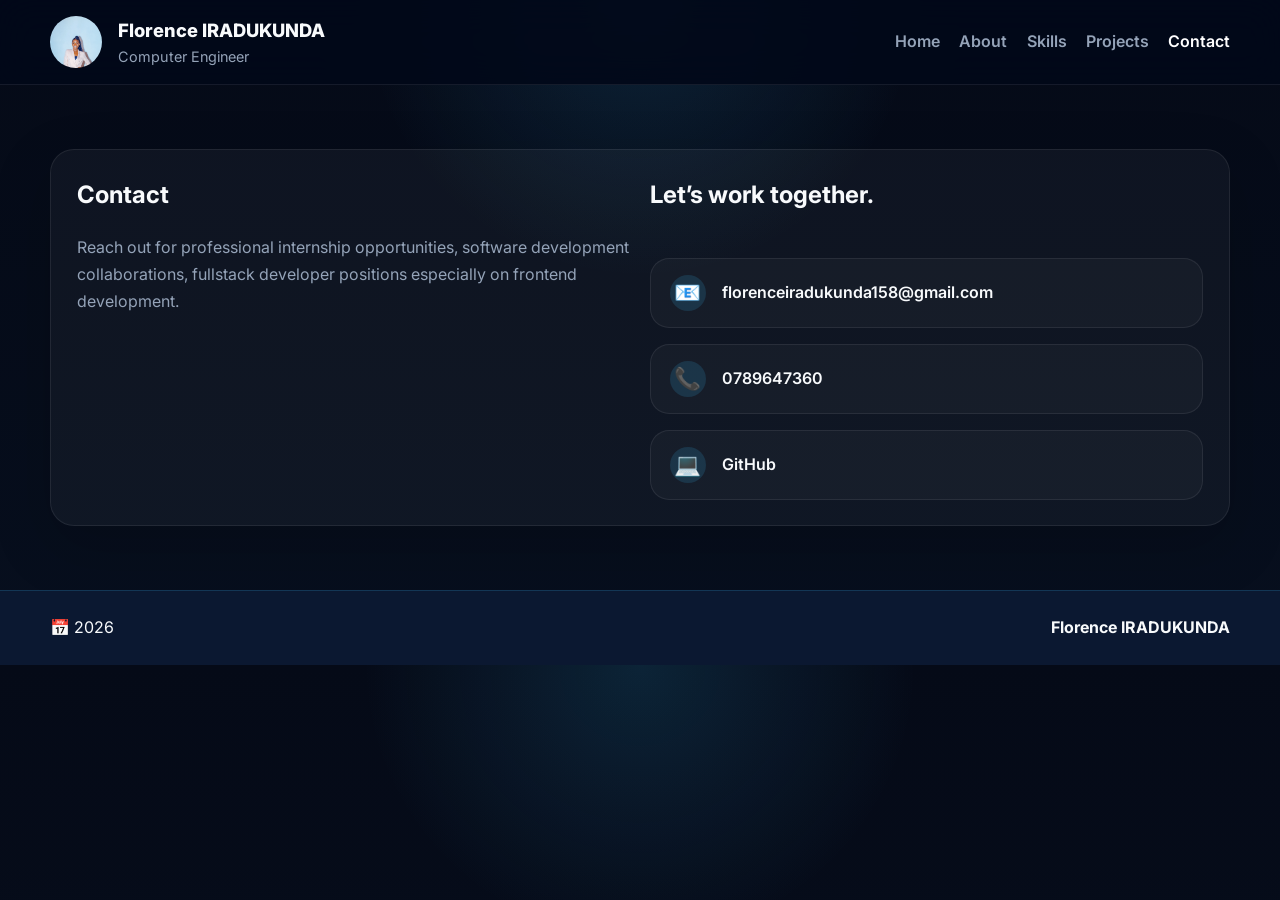
<file: contact.html>
<!DOCTYPE html>
<html lang="en">
  <head>
    <meta charset="UTF-8" />
    <meta name="viewport" content="width=device-width, initial-scale=1.0" />
    <title>Contact | Portfolio</title>
    <link rel="preconnect" href="https://fonts.googleapis.com" />
    <link rel="preconnect" href="https://fonts.gstatic.com" crossorigin />
    <link href="https://fonts.googleapis.com/css2?family=Inter:wght@400;500;600;700;800&display=swap" rel="stylesheet" />
    <link rel="stylesheet" href="styles.css" />
  </head>
  <body>
    <header class="header">
      <div class="container nav-bar">
        <div class="brand">
          <div class="profile-badge profile-photo">
            <img src="Profile.jpeg" alt="Florence IRADUKUNDA" />
          </div>
          <div>
            <a href="index.html" class="logo">Florence IRADUKUNDA</a>
            <p class="nav-subtitle">Computer Engineer</p>
          </div>
        </div>
        <nav class="nav-links">
          <a href="index.html">Home</a>
          <a href="about.html">About</a>
          <a href="skills.html">Skills</a>
          <a href="projects.html">Projects</a>
          <a href="contact.html" class="active">Contact</a>
        </nav>
      </div>
    </header>

    <main class="page-main">
      <section class="container contact-page">
        <div class="contact-card">
          <h2 class="eyebrow">Contact</h2>
          <h2>Let’s work together.</h2>
          <p>Reach out for professional internship opportunities, software development collaborations, fullstack developer positions especially on frontend development.</p>
          <div class="contact-list">
            <a class="contact-item" href="mailto:florenceiradukunda158@gmail.com">
              <span class="contact-icon">📧</span>
              <span>florenceiradukunda158@gmail.com</span>
            </a>
            <a class="contact-item" href="tel:0789647360">
              <span class="contact-icon">📞</span>
              <span>0789647360</span>
            </a>
            <a class="contact-item" href="https://github.com/florenceiradukunda/" target="_blank" rel="noreferrer">
              <span class="contact-icon">💻</span>
              <span>GitHub</span>
            </a>
          </div>
        </div>
      </section>
    </main>

    <footer class="footer">
      <div class="container footer-content">
        <p class="footer-left">📅 <span id="year"></span></p>
        <div class="footer-right">
          <p>Florence IRADUKUNDA</p>
        </div>
      </div>
    </footer>

    <script src="script.js"></script>
  </body>
</html>
</file>
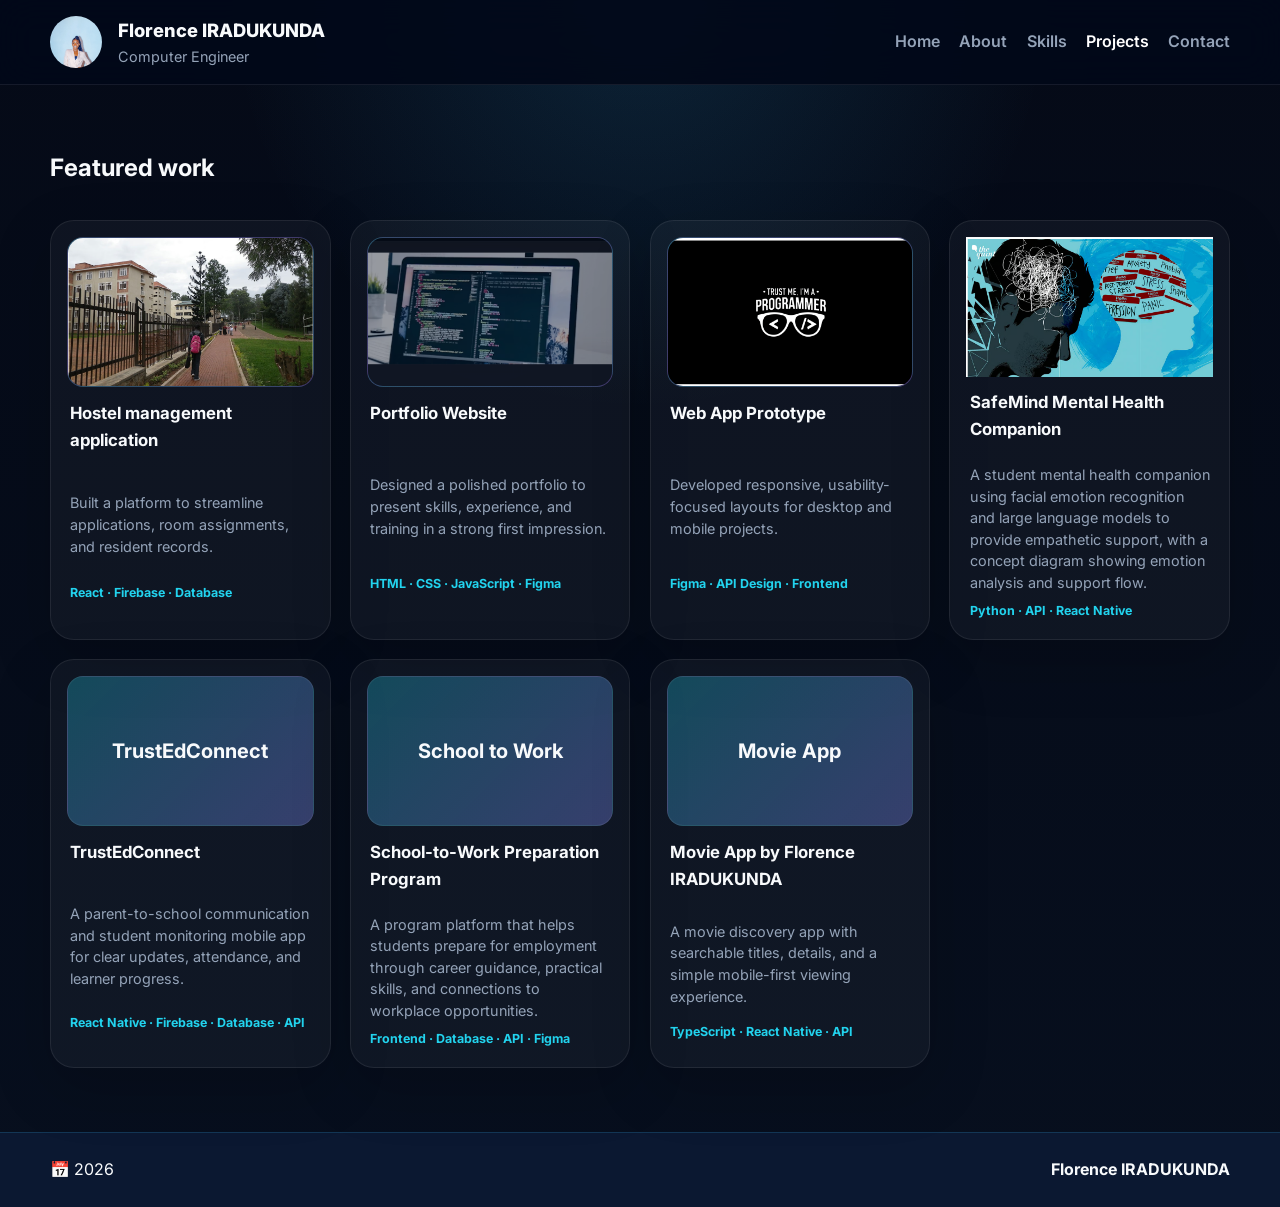
<file: projects.html>
<!DOCTYPE html>
<html lang="en">
  <head>
    <meta charset="UTF-8" />
    <meta name="viewport" content="width=device-width, initial-scale=1.0" />
    <title>Projects | Portfolio</title>
    <link rel="preconnect" href="https://fonts.googleapis.com" />
    <link rel="preconnect" href="https://fonts.gstatic.com" crossorigin />
    <link href="https://fonts.googleapis.com/css2?family=Inter:wght@400;500;600;700;800&display=swap" rel="stylesheet" />
    <link rel="stylesheet" href="styles.css" />
  </head>
  <body>
    <header class="header">
      <div class="container nav-bar">
        <div class="brand">
          <div class="profile-badge profile-photo">
            <img src="Profile.jpeg" alt="Florence IRADUKUNDA" />
          </div>
          <div>
            <a href="index.html" class="logo">Florence IRADUKUNDA</a>
            <p class="nav-subtitle">Computer Engineer</p>
          </div>
        </div>
        <nav class="nav-links">
          <a href="index.html">Home</a>
          <a href="about.html">About</a>
          <a href="skills.html">Skills</a>
          <a href="projects.html" class="active">Projects</a>
          <a href="contact.html">Contact</a>
        </nav>
      </div>
    </header>

    <main class="page-main">
      <section class="container">
        <h1>Featured work</h1>
        <div class="projects-grid-page">
          <article class="card project-card">
            <img src="hostel.png" alt="Hostel Management Application" class="project-image" />
            <div class="project-copy">
              <h3>Hostel management application</h3>
              <p>Built a platform to streamline applications, room assignments, and resident records.</p>
              <span class="project-stack">React · Firebase · Database</span>
            </div>
          </article>
          <article class="card project-card">
           <img src="port.png" alt="Portfolio Website" class="project-image" />
            <div class="project-copy">
              <h3>Portfolio Website</h3>
              <p>Designed a polished portfolio to present skills, experience, and training in a strong first impression.</p>
              <span class="project-stack">HTML · CSS · JavaScript · Figma</span>
            </div>
          </article>
          <article class="card project-card">
           <img src="prototypes.png" alt="Web App Prototype" class="project-image" />
            <div class="project-copy">
              <h3>Web App Prototype</h3>
              <p>Developed responsive, usability-focused layouts for desktop and mobile projects.</p>
              <span class="project-stack">Figma · API Design · Frontend</span>
            </div>
          </article>
          <article class="card project-card">
           <img src="health.png" alt="SafeMind Mental Health Companion"/>
            <div class="project-copy">
              <h3>SafeMind Mental Health Companion</h3>
              <p>A student mental health companion using facial emotion recognition and large language models to provide empathetic support, with a concept diagram showing emotion analysis and support flow.</p>
              <span class="project-stack">Python · API · React Native</span>
            </div>
          </article>
          <article class="card project-card">
            <div class="project-image project-image-placeholder" aria-hidden="true">TrustEdConnect</div>
            <div class="project-copy">
              <h3>TrustEdConnect</h3>
              <p>A parent-to-school communication and student monitoring mobile app for clear updates, attendance, and learner progress.</p>
              <span class="project-stack">React Native · Firebase · Database · API</span>
            </div>
          </article>
          <article class="card project-card">
            <div class="project-image project-image-placeholder" aria-hidden="true">School to Work</div>
            <div class="project-copy">
              <h3>School-to-Work Preparation Program</h3>
              <p>A program platform that helps students prepare for employment through career guidance, practical skills, and connections to workplace opportunities.</p>
              <span class="project-stack">Frontend · Database · API · Figma</span>
            </div>
          </article>
          <article class="card project-card">
            <div class="project-image project-image-placeholder" aria-hidden="true">Movie App</div>
            <div class="project-copy">
              <h3>Movie App by Florence IRADUKUNDA</h3>
              <p>A movie discovery app with searchable titles, details, and a simple mobile-first viewing experience.</p>
              <span class="project-stack">TypeScript · React Native · API</span>
            </div>
          </article>
        </div>
      </section>
    </main>

    <footer class="footer">
      <div class="container footer-content">
        <p class="footer-left">📅 <span id="year"></span></p>
        <div class="footer-right">
          <p>Florence IRADUKUNDA</p>
        </div>
      </div>
    </footer>

    <script src="script.js"></script>
  </body>
</html>
</file>
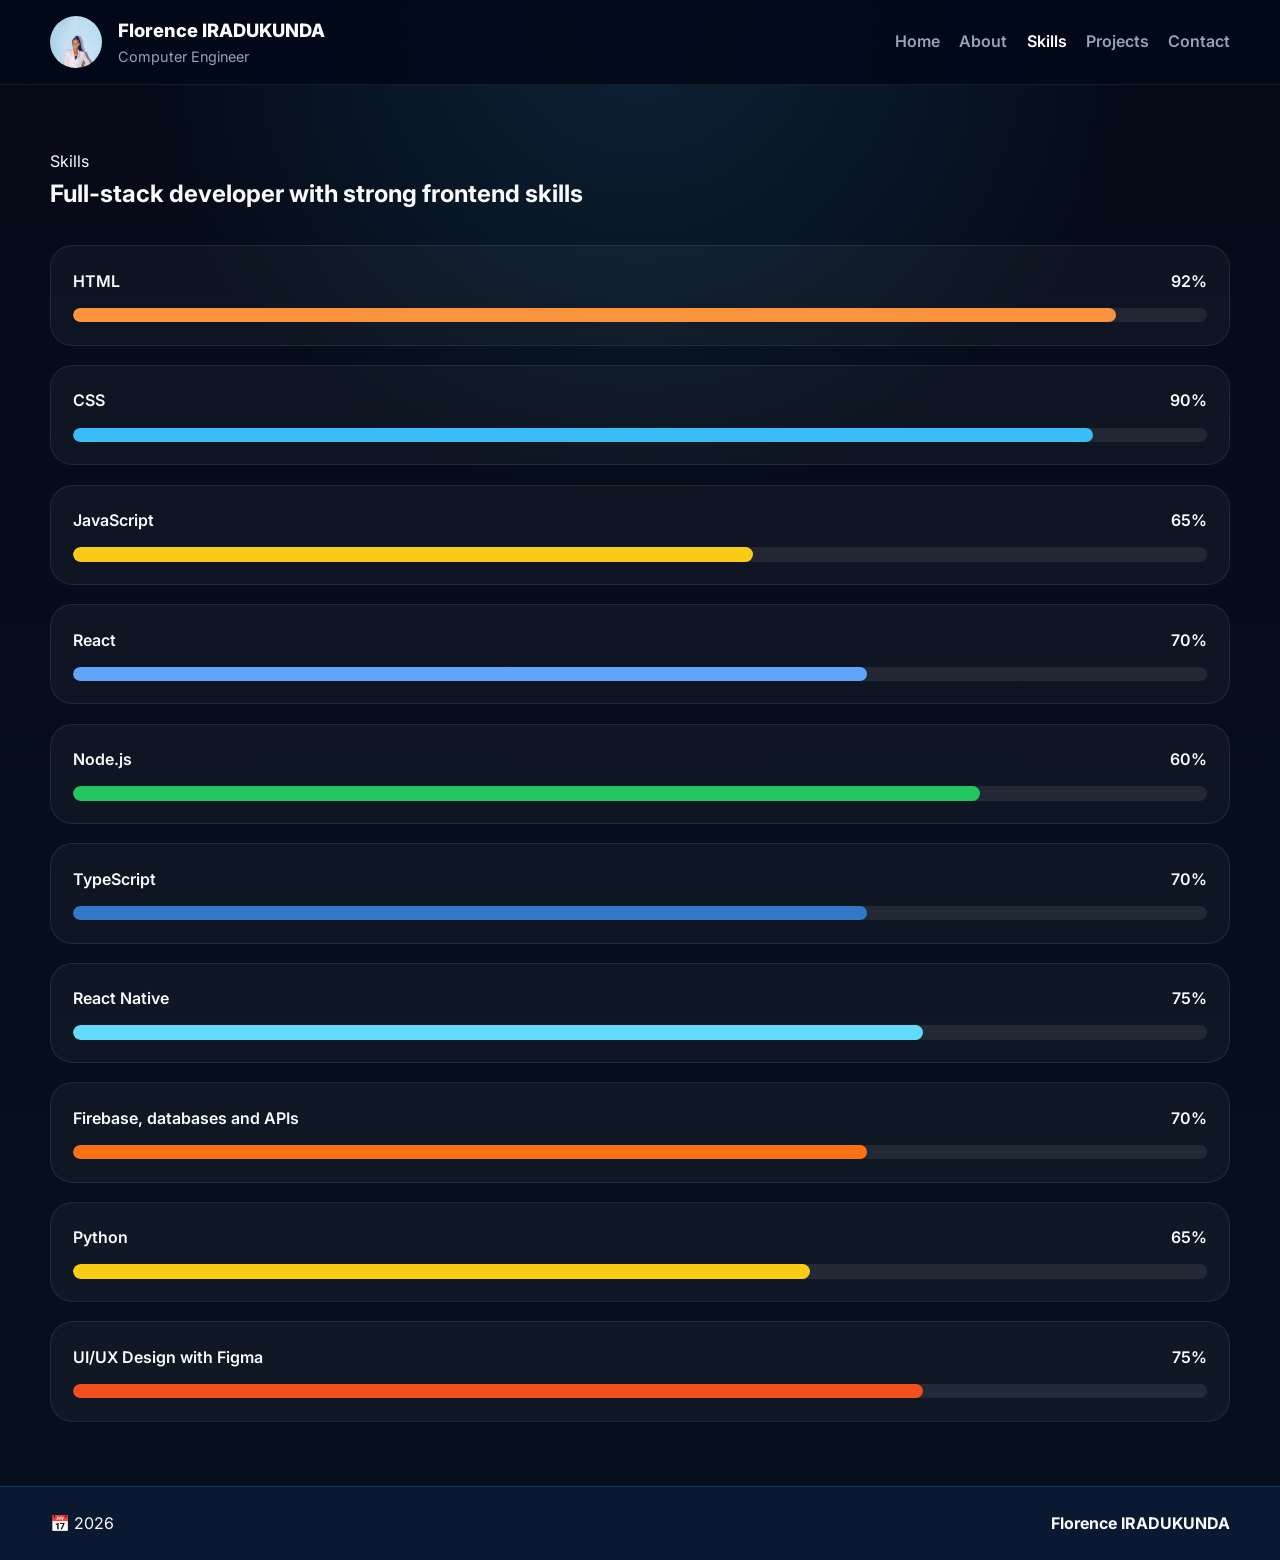
<file: skills.html>
<!DOCTYPE html>
<html lang="en">
  <head>
    <meta charset="UTF-8" />
    <meta name="viewport" content="width=device-width, initial-scale=1.0" />
    <title>Skills | Portfolio</title>
    <link rel="preconnect" href="https://fonts.googleapis.com" />
    <link rel="preconnect" href="https://fonts.gstatic.com" crossorigin />
    <link href="https://fonts.googleapis.com/css2?family=Inter:wght@400;500;600;700;800&display=swap" rel="stylesheet" />
    <link rel="stylesheet" href="styles.css" />
  </head>
  <body>
    <header class="header">
      <div class="container nav-bar">
        <div class="brand">
          <div class="profile-badge profile-photo">
            <img src="Profile.jpeg" alt="Florence IRADUKUNDA" />
          </div>
          <div>
            <a href="index.html" class="logo">Florence IRADUKUNDA</a>
            <p class="nav-subtitle">Computer Engineer</p>
          </div>
        </div>
        <nav class="nav-links">
          <a href="index.html">Home</a>
          <a href="about.html">About</a>
          <a href="skills.html" class="active">Skills</a>
          <a href="projects.html">Projects</a>
          <a href="contact.html">Contact</a>
        </nav>
      </div>
    </header>

    <main class="page-main">
      <section class="container">
        <p class="eyebrow">Skills</p>
        <h1>Full-stack developer with strong frontend skills</h1>
        <div class="skills-list">
          <div class="skill-item">
            <div class="skill-label">
              <span>HTML</span>
              <span>92%</span>
            </div>
            <div class="skill-bar"><div class="skill-fill fill-html"></div></div>
          </div>
          <div class="skill-item">
            <div class="skill-label">
              <span>CSS</span>
              <span>90%</span>
            </div>
            <div class="skill-bar"><div class="skill-fill fill-css"></div></div>
          </div>
          <div class="skill-item">
            <div class="skill-label">
              <span>JavaScript</span>
              <span>65%</span>
            </div>
            <div class="skill-bar"><div class="skill-fill fill-js"></div></div>
          </div>
          <div class="skill-item">
            <div class="skill-label">
              <span>React</span>
              <span>70%</span>
            </div>
            <div class="skill-bar"><div class="skill-fill fill-react"></div></div>
          </div>
          <div class="skill-item">
            <div class="skill-label">
              <span>Node.js</span>
              <span>60%</span>
            </div>
            <div class="skill-bar"><div class="skill-fill fill-node"></div></div>
          </div>
          <div class="skill-item">
            <div class="skill-label">
              <span>TypeScript</span>
              <span>70%</span>
            </div>
            <div class="skill-bar"><div class="skill-fill fill-typescript"></div></div>
          </div>
          <div class="skill-item">
            <div class="skill-label">
              <span>React Native</span>
              <span>75%</span>
            </div>
            <div class="skill-bar"><div class="skill-fill fill-react-native"></div></div>
          </div>
          <div class="skill-item">
            <div class="skill-label">
              <span>Firebase, databases and APIs</span>
              <span>70%</span>
            </div>
            <div class="skill-bar"><div class="skill-fill fill-backend"></div></div>
          </div>
          <div class="skill-item">
            <div class="skill-label">
              <span>Python</span>
              <span>65%</span>
            </div>
            <div class="skill-bar"><div class="skill-fill fill-python"></div></div>
          </div>
          <div class="skill-item">
            <div class="skill-label">
              <span>UI/UX Design with Figma</span>
              <span>75%</span>
            </div>
            <div class="skill-bar"><div class="skill-fill fill-figma"></div></div>
          </div>
        </div>
      </section>
    </main>

    <footer class="footer">
      <div class="container footer-content">
        <p class="footer-left">📅 <span id="year"></span></p>
        <div class="footer-right">
          <p>Florence IRADUKUNDA</p>
        </div>
      </div>
    </footer>

    <script src="script.js"></script>
  </body>
</html>
</file>
<file: styles.css>
:root {
  --bg: #040b1a;
  --surface: #0d1b33;
  --surface-2: #111d38;
  --text: #f8fafc;
  --muted: #94a3b8;
  --accent: #22d3ee;
  --accent-2: #818cf8;
  --border: rgba(255, 255, 255, 0.08);
}

* {
  box-sizing: border-box;
  margin: 0;
  padding: 0;
}

body {
  font-family: 'Inter', sans-serif;
  background: radial-gradient(circle at top, rgba(56, 189, 248, 0.14), transparent 30%),
    linear-gradient(180deg, #050a17 0%, #070f1e 100%);
  color: var(--text);
  line-height: 1.6;
}

html {
  scroll-behavior: smooth;
}

.container {
  width: min(1180px, calc(100% - 2rem));
  margin: 0 auto;
}

.header {
  position: sticky;
  top: 0;
  z-index: 20;
  background: rgba(2, 8, 25, 0.9);
  backdrop-filter: blur(18px);
  border-bottom: 1px solid var(--border);
}

.nav-bar {
  display: flex;
  justify-content: space-between;
  align-items: center;
  gap: 1.5rem;
  padding: 1rem 0;
}

.brand {
  display: flex;
  align-items: center;
  gap: 1rem;
}

.profile-badge,
.profile-photo {
  width: 52px;
  height: 52px;
  border-radius: 50%;
  background: linear-gradient(135deg, var(--accent), var(--accent-2));
  display: grid;
  place-items: center;
  font-weight: 800;
  color: #020617;
  overflow: hidden;
}

.profile-photo img {
  width: 100%;
  height: 100%;
  object-fit: cover;
  display: block;
}

.nav-subtitle {
  color: var(--muted);
  font-size: 0.9rem;
}

.logo {
  color: var(--text);
  font-weight: 800;
  text-decoration: none;
  font-size: 1.15rem;
}

.nav-links {
  display: flex;
  gap: 1.2rem;
  flex-wrap: wrap;
}

.nav-links a {
  color: var(--muted);
  text-decoration: none;
  font-weight: 600;
  transition: color 0.2s ease;
}

.nav-links a:hover,
.nav-links a.active {
  color: #ffffff;
}

.nav-cta {
  white-space: nowrap;
}

.menu-toggle {
  display: none;
  background: transparent;
  border: none;
  cursor: pointer;
}

.menu-toggle span {
  display: block;
  width: 24px;
  height: 2px;
  background: white;
  margin: 5px 0;
  border-radius: 999px;
}

.section {
  padding: 3rem 0;
}

.hero {
  padding-top: 2.5rem;
}

.hero-grid,
.about-page,
.profile-card,
.contact-card,
.stats-grid,
.projects-grid-page,
.grid-2 {
  display: grid;
  gap: 1.2rem;
}

.hero-grid {
  grid-template-columns: minmax(0, 1.1fr) minmax(320px, 0.9fr);
  align-items: center;
}

.hero-copy {
  max-width: 680px;
}

.hero-tag {
  display: inline-flex;
  align-items: center;
  gap: 0.5rem;
  padding: 0.85rem 1rem;
  border-radius: 999px;
  border: 1px solid rgba(56, 189, 248, 0.25);
  background: rgba(56, 189, 248, 0.08);
  color: var(--accent);
  font-size: 0.9rem;
  margin-bottom: 1.4rem;
}

.highlight {
  color: var(--accent);
}

.hero-copy h1 {
  font-size: clamp(2rem, 3.6vw, 3.1rem);
  line-height: 1.08;
  letter-spacing: -0.02em;
}

.hero-copy p {
  max-width: 560px;
  margin-top: 1rem;
  color: var(--muted);
  font-size: 0.98rem;
}

.cv-copy h2 {
  font-size: clamp(1.75rem, 2.4vw, 2.4rem);
  margin-top: 0.8rem;
}

.cv-copy p {
  color: var(--muted);
  margin-top: 1rem;
  max-width: 520px;
  font-size: 0.98rem;
}

.project-copy p {
  margin-top: 0.75rem;
  color: var(--muted);
  font-size: 0.98rem;
}

.stat-card p,
.info-card p {
  color: var(--muted);
  font-size: 0.98rem;
}

.about-page p {
  color: var(--muted);
  font-size: 0.98rem;
  line-height: 1.8;
  column-count: 1;
  column-gap: 0;
}

.hero-actions {
  display: flex;
  gap: 1rem;
  margin-top: 2rem;
  flex-wrap: wrap;
}

.btn {
  display: inline-flex;
  align-items: center;
  justify-content: center;
  gap: 0.65rem;
  padding: 0.95rem 1.4rem;
  border-radius: 1rem;
  font-weight: 700;
  text-decoration: none;
  transition: transform 0.2s ease, background 0.2s ease, color 0.2s ease;
}

.btn:hover {
  transform: translateY(-1px);
}

.btn-primary {
  background: var(--accent);
  color: #020617;
}

.btn-secondary {
  background: rgba(255, 255, 255, 0.08);
  color: var(--text);
  border: 1px solid rgba(255, 255, 255, 0.12);
}

.btn-icon {
  display: inline-flex;
  align-items: center;
  gap: 0.65rem;
}

.cv-card {
  display: grid;
  grid-template-columns: 1fr;
  max-width: 820px;
  margin: 0 auto;
  gap: 1rem;
  align-items: center;
  background: linear-gradient(135deg, rgba(34, 211, 238, 0.1), rgba(129, 140, 248, 0.12));
  border: 1px solid rgba(34, 211, 238, 0.22);
  border-radius: 1.25rem;
  padding: 1.35rem 1.5rem;
}

.cv-preview {
  display: grid;
}

.cv-embed {
  width: 100%;
  min-height: 360px;
  border-radius: 1.2rem;
  border: 1px solid rgba(255, 255, 255, 0.08);
  background: rgba(255, 255, 255, 0.03);
}

.cv-copy h2 {
  font-size: clamp(1.55rem, 2.5vw, 2rem);
  line-height: 1.15;
  margin-top: 0.45rem;
}

.cv-copy p {
  color: var(--muted);
  margin-top: 0.55rem;
  max-width: 560px;
  font-size: 0.9rem;
  line-height: 1.5;
}

.cv-section {
  padding: 1rem 0 2rem;
}

.hero-image img {
  width: 100%;
  height: 100%;
  object-fit: cover;
  border-radius: 1.5rem;
}

.hero-stats {
  display: grid;
  grid-template-columns: repeat(2, minmax(0, 1fr));
  gap: 1rem;
  margin-top: 2.5rem;
}

.stat-item {
  background: rgba(255,255,255,0.04);
  border: 1px solid rgba(255,255,255,0.08);
  border-radius: 1.5rem;
  padding: 1.2rem 1.4rem;
}

.stat-value {
  font-size: 2rem;
  font-weight: 800;
  color: white;
  margin-bottom: 0.25rem;
}

.stat-item p:last-child {
  color: var(--muted);
  margin: 0;
}

.hero-image span {
  color: var(--text);
  font-weight: 700;
}

.hero-image:before {
  content: '';
  position: absolute;
}

.contact-list {
  display: grid;
  gap: 1rem;
  margin-top: 1.5rem;
}

.contact-item {
  display: flex;
  align-items: center;
  gap: 1rem;
  padding: 1rem 1.2rem;
  border-radius: 1.2rem;
  border: 1px solid rgba(255, 255, 255, 0.08);
  background: rgba(255, 255, 255, 0.03);
  color: var(--text);
  text-decoration: none;
  transition: background 0.2s ease, transform 0.2s ease;
}

.contact-item:hover {
  background: rgba(56, 189, 248, 0.1);
  transform: translateY(-2px);
}

.contact-icon {
  font-size: 1.35rem;
  width: 36px;
  height: 36px;
  border-radius: 50%;
  display: grid;
  place-items: center;
  background: rgba(56, 189, 248, 0.15);
}

.contact-item span:last-child {
  color: var(--text);
  font-weight: 600;
}

.stats-grid {
  grid-template-columns: repeat(3, minmax(0, 1fr));
  margin-top: 2rem;
}

.stat-card,
.info-card,
.project-card,
.timeline-item,
.profile-card,
.contact-card {
  background: rgba(255, 255, 255, 0.04);
  border: 1px solid var(--border);
  border-radius: 1.5rem;
  padding: 1.6rem;
  box-shadow: 0 20px 60px rgba(0, 0, 0, 0.18);
}

.stat-card h3,
.info-card h3,
.project-copy h3,
.timeline-item h3 {
  margin-bottom: 0.75rem;
}

.stat-card p,
.info-card p,
.project-copy p,
.profile-card p,
.contact-card p {
  color: var(--muted);
  line-height: 1.7;
}

.page-main {
  padding: 4rem 0;
}

.profile-card,
.contact-card {
  grid-template-columns: 1fr 1fr;
}

.about-page .profile-card {
  grid-template-columns: minmax(220px, 280px) minmax(0, 1fr);
  gap: 2rem;
  align-items: start;
}

.about-page .profile-card .eyebrow {
  margin-bottom: 0.5rem;
}

.about-page .profile-card h2 {
  margin: 0 0 1rem;
  line-height: 1.2;
}

.profile-image,
.project-image {
  min-height: 260px;
  border-radius: 1.5rem;
  border: 1px solid var(--border);
  background: linear-gradient(135deg, rgba(56,189,248,0.28), rgba(139,92,246,0.28));
  display: grid;
  place-items: center;
  color: var(--text);
  font-weight: 700;
  text-align: center;
  padding: 1rem;
}

.about-page .profile-image {
  min-height: 220px;
  max-width: 260px;
  padding: 0.75rem;
}

.about-page .profile-image img {
  width: 100%;
  height: auto;
  border-radius: 1.25rem;
}

.project-copy {
  display: grid;
  gap: 1rem;
}

.projects-grid-page {
  grid-template-columns: repeat(auto-fit, minmax(240px, 1fr));
  margin-top: 2rem;
  align-items: stretch;
}

.project-card {
  display: flex;
  flex-direction: column;
  padding: 1rem;
}

.project-card .project-image {
  width: 100%;
  height: 150px;
  min-height: 0;
  object-fit: cover;
  padding: 0;
  border-radius: 1rem;
}

.project-image-placeholder {
  background: linear-gradient(135deg, rgba(34, 211, 238, 0.28), rgba(129, 140, 248, 0.35));
  font-size: 1.25rem;
}

.project-card .project-copy {
  flex: 1;
  gap: 0.55rem;
  padding: 0.8rem 0.2rem 0.2rem;
}

.project-card .project-copy h3 {
  margin-bottom: 0;
  font-size: 1.05rem;
}

.project-card .project-copy p {
  font-size: 0.9rem;
  line-height: 1.5;
}

.project-stack {
  color: var(--accent);
  font-size: 0.78rem;
  font-weight: 700;
  line-height: 1.4;
}

.skills-list {
  display: grid;
  gap: 1.2rem;
  margin-top: 2rem;
}

.skill-item {
  padding: 1.4rem;
  border-radius: 1.4rem;
  border: 1px solid var(--border);
  background: rgba(255, 255, 255, 0.04);
}

.skill-label {
  display: flex;
  justify-content: space-between;
  margin-bottom: 0.85rem;
  color: var(--text);
  font-weight: 600;
}

.skill-bar {
  height: 0.9rem;
  border-radius: 999px;
  background: rgba(255, 255, 255, 0.08);
  overflow: hidden;
}

.skill-fill {
  height: 100%;
  border-radius: 999px;
  transition: width 1s ease;
}

.fill-html {
  width: 92%;
  background: #fb923c;
}

.fill-css {
  width: 90%;
  background: #38bdf8;
}

.fill-js {
  width: 60%;
  background: #facc15;
}

.fill-react {
  width: 70%;
  background: #60a5fa;
}

.fill-node {
  width: 80%;
  background: #22c55e;
}

.fill-typescript {
  width: 70%;
  background: #3178c6;
}

.fill-react-native {
  width: 75%;
  background: #61dafb;
}

.fill-backend {
  width: 70%;
  background: #f97316;
}

.fill-python {
  width: 65%;
  background: #facc15;
}

.fill-figma {
  width: 75%;
  background: #f24e1e;
}

.project-image.image-one {
  background-image: linear-gradient(rgba(4, 11, 26, 0.4), rgba(4, 11, 26, 0.4)), url('assets/hostel.jpg');
  background-size: cover;
  background-position: center;
}

.project-image.image-two {
  background-image: linear-gradient(rgba(4, 11, 26, 0.4), rgba(4, 11, 26, 0.4)), url('assets/portfolio-screenshot.png');
  background-size: cover;
  background-position: center;
}

.project-image.image-three {
  background-image: linear-gradient(rgba(4, 11, 26, 0.4), rgba(4, 11, 26, 0.4)), url('https://images.unsplash.com/photo-1518770660439-4636190af475?auto=format&fit=crop&w=900&q=80');
  background-size: cover;
  background-position: center;
}

.project-image.image-four {
  background-image: linear-gradient(rgba(4, 11, 26, 0.4), rgba(4, 11, 26, 0.4)), url('assets/safemind.jpg');
  background-size: cover;
  background-position: center;
}

.grid-2 {
  grid-template-columns: repeat(2, minmax(0, 1fr));
  margin-top: 1.8rem;
}

.footer {
  padding: 1.5rem 0;
  background: #0b1831;
  border-top: 1px solid rgba(56, 189, 248, 0.18);
}

.footer-content {
  display: flex;
  justify-content: space-between;
  align-items: center;
  gap: 1rem;
}

.footer-left,
.footer-right p {
  margin: 0;
}

.footer-right {
  text-align: right;
  color: var(--muted);
}

.footer-right p:first-child {
  color: var(--text);
  font-weight: 700;
}

@media (max-width: 1024px) {
  .hero-grid,
  .stats-grid,
  .grid-2,
  .projects-grid-page,
  .profile-card,
  .contact-card {
    grid-template-columns: 1fr;
  }
}

@media (max-width: 860px) {
  .nav-links {
    display: none;
  }

  .menu-toggle {
    display: block;
  }
}

@media (max-width: 640px) {
  .hero-copy h1 {
    font-size: clamp(2.3rem, 7vw, 3rem);
  }

  .hero {
    padding-top: 2rem;
  }

  .nav-bar {
    flex-wrap: wrap;
  }

  .nav-cta {
    width: 100%;
    text-align: center;
  }
 .profile-card {
  display: flex;
  flex-direction: row-reverse; /* image goes right, text goes left */
  align-items: center;
  gap: 40px;
}
.profile-image img {
  width: 200px;
  height: 200px;
  object-fit: cover;
  border-radius: 50%;
  display: block;
}

.profile-image img {
  max-width: 200px;
  width: 100%;
  height: auto;
}
}
</file>
